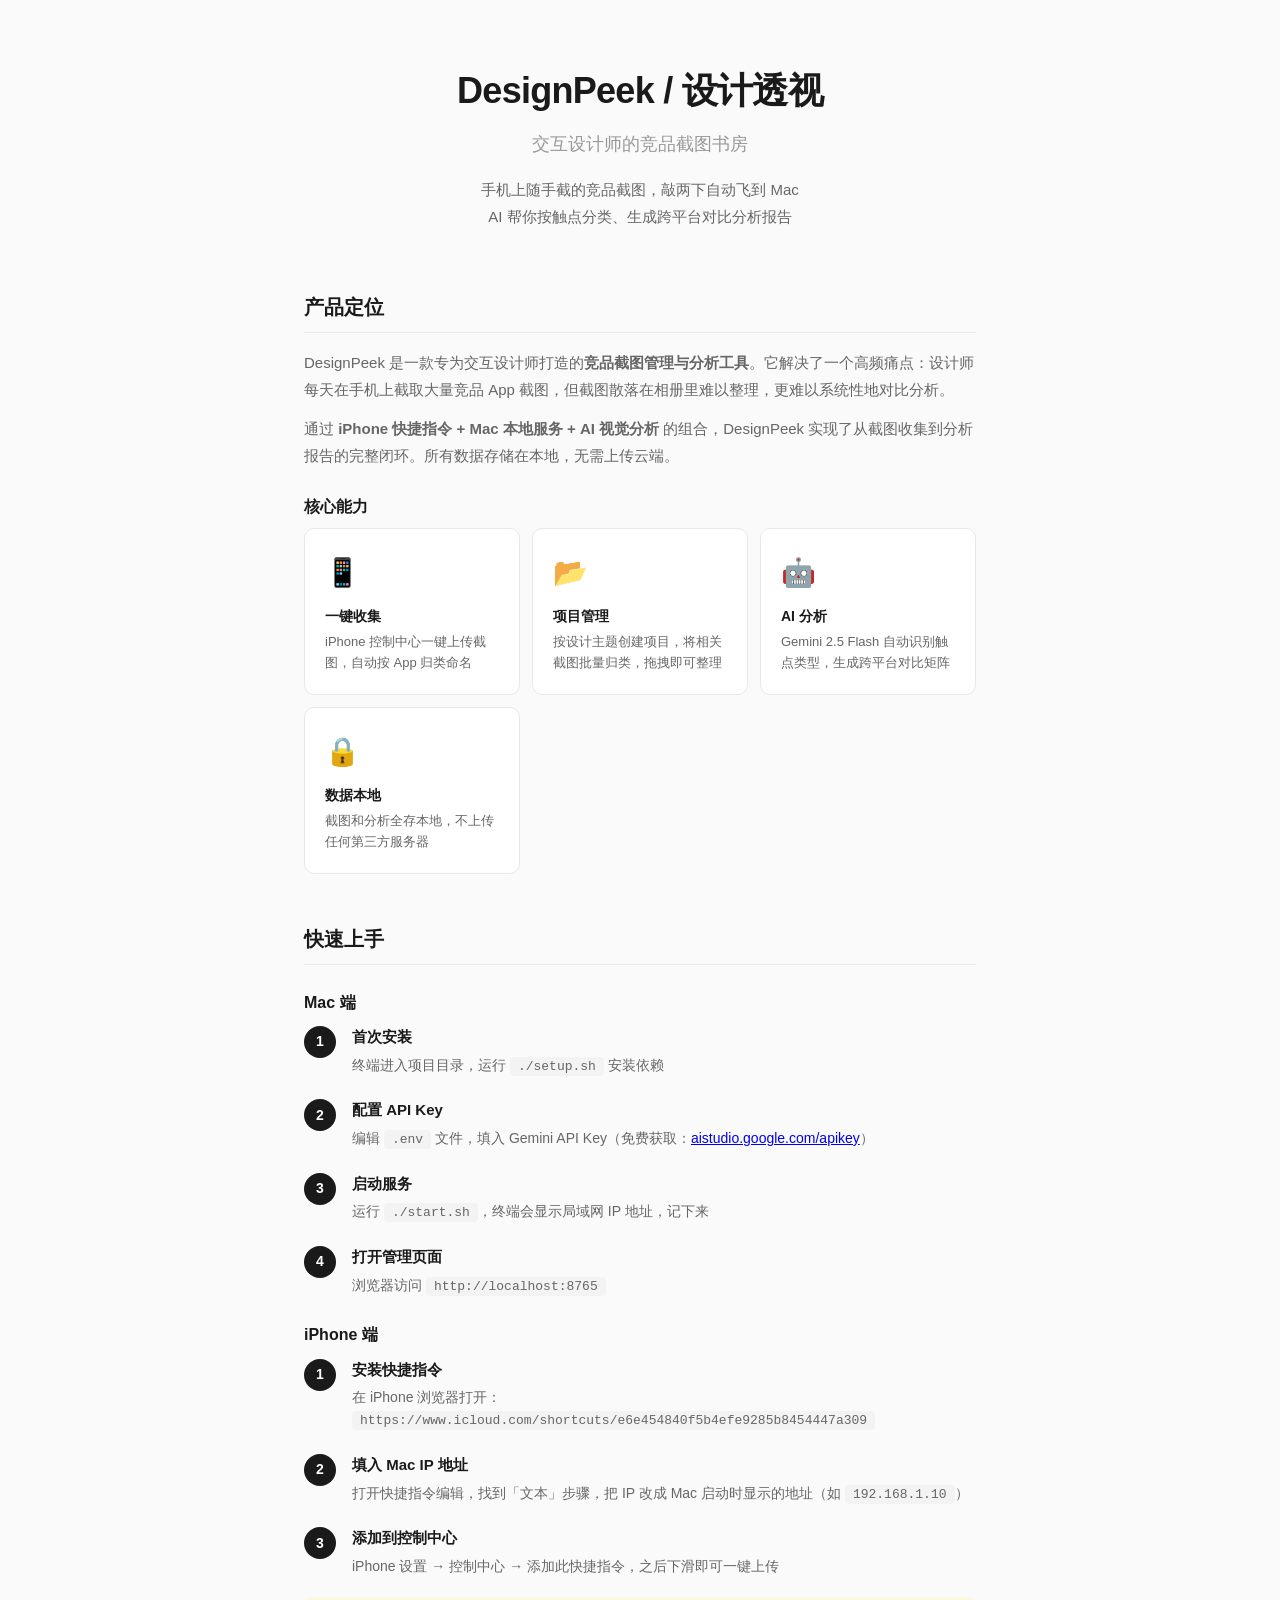
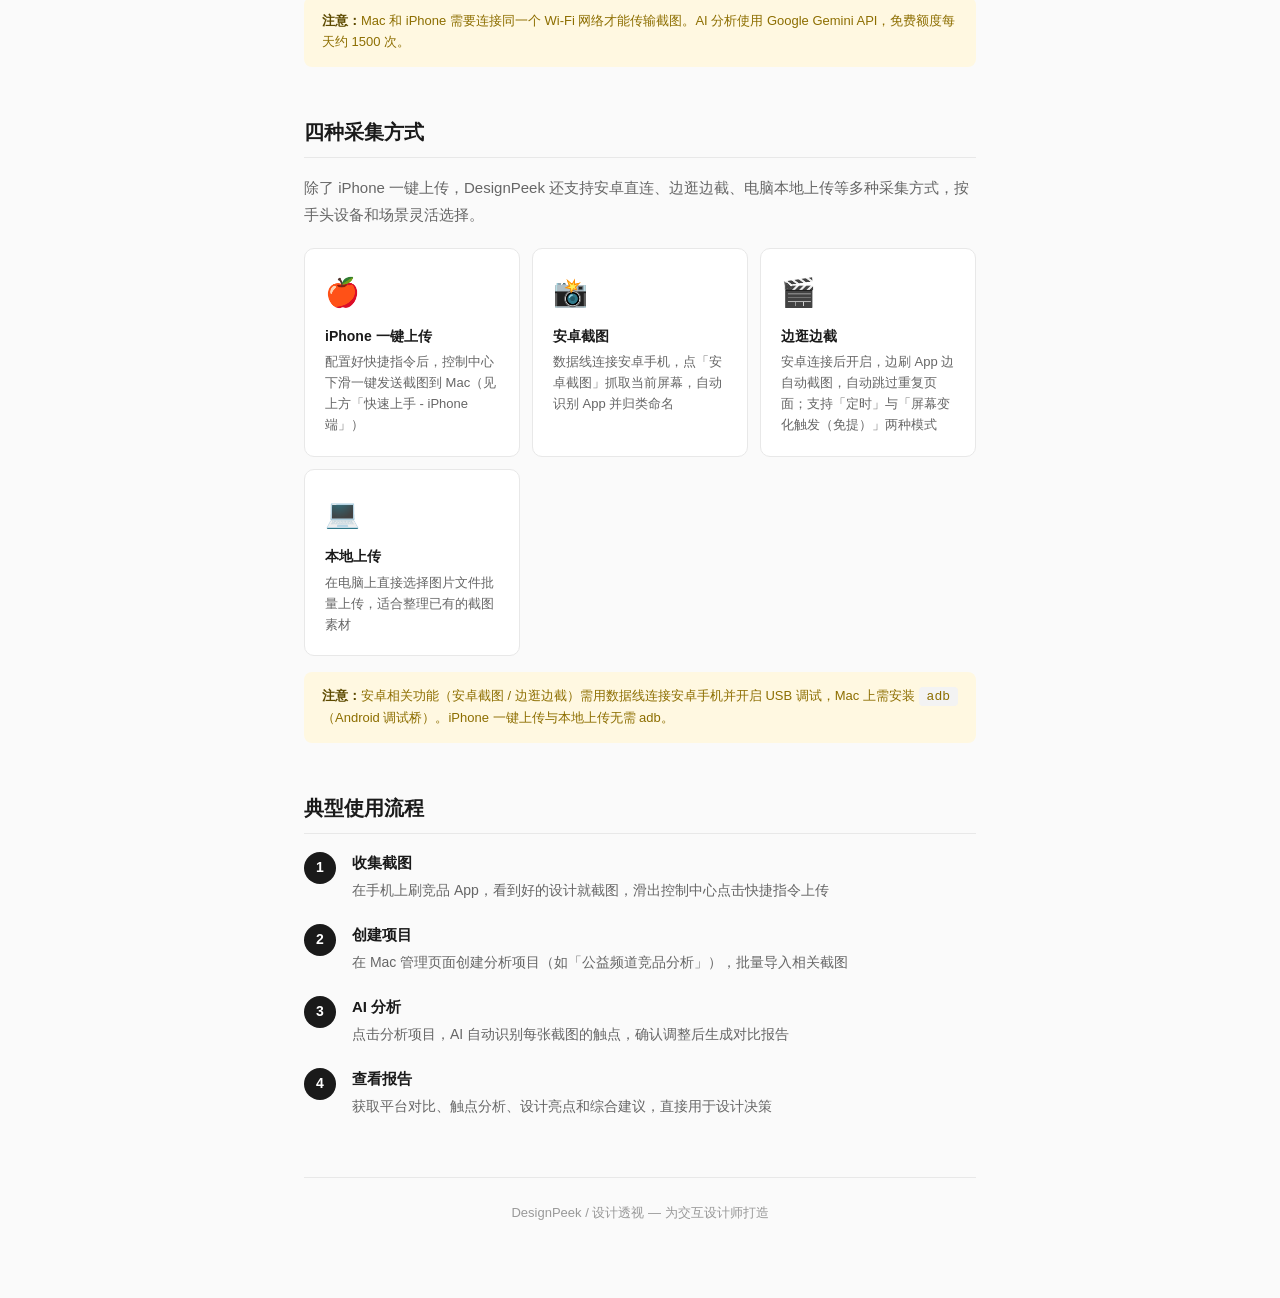
<file: designpeek_dist/designpeek_使用说明.html>
<!DOCTYPE html>
<html lang="zh-CN">
<head>
<meta charset="UTF-8">
<meta name="viewport" content="width=device-width, initial-scale=1.0">
<title>DesignPeek / 设计透视 — 使用指南</title>
<style>
  :root {
    --bg: #fafafa;
    --surface: #fff;
    --border: #e8e8e8;
    --text: #1a1a1a;
    --text-secondary: #666;
    --text-muted: #999;
    --accent: #1a1a1a;
  }
  * { margin: 0; padding: 0; box-sizing: border-box; }
  body {
    font-family: -apple-system, BlinkMacSystemFont, "SF Pro Text", "Helvetica Neue", sans-serif;
    background: var(--bg);
    color: var(--text);
    line-height: 1.7;
    font-size: 15px;
    -webkit-font-smoothing: antialiased;
  }
  .container { max-width: 720px; margin: 0 auto; padding: 60px 24px 80px; }

  .hero { text-align: center; margin-bottom: 60px; }
  .hero h1 { font-size: 36px; font-weight: 700; letter-spacing: -0.02em; margin-bottom: 8px; }
  .hero .sub { font-size: 18px; color: var(--text-muted); }
  .hero .tagline { font-size: 15px; color: var(--text-secondary); margin-top: 16px; line-height: 1.8; max-width: 520px; margin-left: auto; margin-right: auto; }

  .section { margin-bottom: 48px; }
  .section h2 { font-size: 20px; font-weight: 600; margin-bottom: 16px; padding-bottom: 8px; border-bottom: 1px solid var(--border); }
  .section h3 { font-size: 16px; font-weight: 600; margin: 24px 0 8px; }

  .feature-grid { display: grid; grid-template-columns: repeat(auto-fill, minmax(200px, 1fr)); gap: 12px; }
  .feature-card { background: var(--surface); border: 1px solid var(--border); border-radius: 10px; padding: 20px; }
  .feature-card .icon { font-size: 28px; margin-bottom: 8px; }
  .feature-card .title { font-size: 14px; font-weight: 600; margin-bottom: 4px; }
  .feature-card .desc { font-size: 13px; color: var(--text-secondary); line-height: 1.6; }

  .step { display: flex; gap: 16px; margin-bottom: 20px; align-items: flex-start; }
  .step-num { width: 32px; height: 32px; border-radius: 50%; background: var(--accent); color: #fff; font-size: 14px; font-weight: 600; display: flex; align-items: center; justify-content: center; flex-shrink: 0; margin-top: 2px; }
  .step-content { flex: 1; }
  .step-content .title { font-weight: 600; margin-bottom: 4px; }
  .step-content .desc { font-size: 14px; color: var(--text-secondary); line-height: 1.6; }

  code {
    background: #f3f3f3;
    padding: 2px 8px;
    border-radius: 4px;
    font-size: 13px;
    font-family: "SF Mono", Monaco, "Cascadia Code", monospace;
    white-space: nowrap;
  }

  .note {
    background: #fff8e1;
    border-radius: 8px;
    padding: 14px 18px;
    font-size: 13px;
    color: #8d6e00;
    line-height: 1.6;
    margin-top: 16px;
  }

  .note strong { color: #5d4a00; }

  .footer { text-align: center; color: var(--text-muted); font-size: 13px; margin-top: 60px; padding-top: 24px; border-top: 1px solid var(--border); }
</style>
</head>
<body>
<div class="container">

  <div class="hero">
    <h1>DesignPeek / 设计透视</h1>
    <div class="sub">交互设计师的竞品截图书房</div>
    <div class="tagline">
      手机上随手截的竞品截图，敲两下自动飞到 Mac<br>
      AI 帮你按触点分类、生成跨平台对比分析报告
    </div>
  </div>

  <!-- 产品定位 -->
  <div class="section">
    <h2>产品定位</h2>
    <p style="color:var(--text-secondary);line-height:1.8;">
      DesignPeek 是一款专为交互设计师打造的<strong>竞品截图管理与分析工具</strong>。它解决了一个高频痛点：设计师每天在手机上截取大量竞品 App 截图，但截图散落在相册里难以整理，更难以系统性地对比分析。
    </p>
    <p style="color:var(--text-secondary);line-height:1.8;margin-top:12px;">
      通过 <strong>iPhone 快捷指令 + Mac 本地服务 + AI 视觉分析</strong> 的组合，DesignPeek 实现了从截图收集到分析报告的完整闭环。所有数据存储在本地，无需上传云端。
    </p>

    <h3>核心能力</h3>
    <div class="feature-grid">
      <div class="feature-card">
        <div class="icon">📱</div>
        <div class="title">一键收集</div>
        <div class="desc">iPhone 控制中心一键上传截图，自动按 App 归类命名</div>
      </div>
      <div class="feature-card">
        <div class="icon">📂</div>
        <div class="title">项目管理</div>
        <div class="desc">按设计主题创建项目，将相关截图批量归类，拖拽即可整理</div>
      </div>
      <div class="feature-card">
        <div class="icon">🤖</div>
        <div class="title">AI 分析</div>
        <div class="desc">Gemini 2.5 Flash 自动识别触点类型，生成跨平台对比矩阵</div>
      </div>
      <div class="feature-card">
        <div class="icon">🔒</div>
        <div class="title">数据本地</div>
        <div class="desc">截图和分析全存本地，不上传任何第三方服务器</div>
      </div>
    </div>
  </div>

  <!-- 快速上手 -->
  <div class="section">
    <h2>快速上手</h2>

    <h3>Mac 端</h3>

    <div class="step">
      <div class="step-num">1</div>
      <div class="step-content">
        <div class="title">首次安装</div>
        <div class="desc">终端进入项目目录，运行 <code>./setup.sh</code> 安装依赖</div>
      </div>
    </div>

    <div class="step">
      <div class="step-num">2</div>
      <div class="step-content">
        <div class="title">配置 API Key</div>
        <div class="desc">编辑 <code>.env</code> 文件，填入 Gemini API Key（免费获取：<a href="https://aistudio.google.com/apikey" target="_blank">aistudio.google.com/apikey</a>）</div>
      </div>
    </div>

    <div class="step">
      <div class="step-num">3</div>
      <div class="step-content">
        <div class="title">启动服务</div>
        <div class="desc">运行 <code>./start.sh</code>，终端会显示局域网 IP 地址，记下来</div>
      </div>
    </div>

    <div class="step">
      <div class="step-num">4</div>
      <div class="step-content">
        <div class="title">打开管理页面</div>
        <div class="desc">浏览器访问 <code>http://localhost:8765</code></div>
      </div>
    </div>

    <h3>iPhone 端</h3>

    <div class="step">
      <div class="step-num">1</div>
      <div class="step-content">
        <div class="title">安装快捷指令</div>
        <div class="desc">在 iPhone 浏览器打开：<br><code>https://www.icloud.com/shortcuts/e6e454840f5b4efe9285b8454447a309</code></div>
      </div>
    </div>

    <div class="step">
      <div class="step-num">2</div>
      <div class="step-content">
        <div class="title">填入 Mac IP 地址</div>
        <div class="desc">打开快捷指令编辑，找到「文本」步骤，把 IP 改成 Mac 启动时显示的地址（如 <code>192.168.1.10</code>）</div>
      </div>
    </div>

    <div class="step">
      <div class="step-num">3</div>
      <div class="step-content">
        <div class="title">添加到控制中心</div>
        <div class="desc">iPhone 设置 → 控制中心 → 添加此快捷指令，之后下滑即可一键上传</div>
      </div>
    </div>

    <div class="note">
      <strong>注意：</strong>Mac 和 iPhone 需要连接同一个 Wi-Fi 网络才能传输截图。AI 分析使用 Google Gemini API，免费额度每天约 1500 次。
    </div>
  </div>

  <!-- 采集方式 -->
  <div class="section">
    <h2>四种采集方式</h2>
    <p style="color:var(--text-secondary);line-height:1.8;">
      除了 iPhone 一键上传，DesignPeek 还支持安卓直连、边逛边截、电脑本地上传等多种采集方式，按手头设备和场景灵活选择。
    </p>
    <div class="feature-grid" style="margin-top:20px;">
      <div class="feature-card">
        <div class="icon">🍎</div>
        <div class="title">iPhone 一键上传</div>
        <div class="desc">配置好快捷指令后，控制中心下滑一键发送截图到 Mac（见上方「快速上手 - iPhone 端」）</div>
      </div>
      <div class="feature-card">
        <div class="icon">📸</div>
        <div class="title">安卓截图</div>
        <div class="desc">数据线连接安卓手机，点「安卓截图」抓取当前屏幕，自动识别 App 并归类命名</div>
      </div>
      <div class="feature-card">
        <div class="icon">🎬</div>
        <div class="title">边逛边截</div>
        <div class="desc">安卓连接后开启，边刷 App 边自动截图，自动跳过重复页面；支持「定时」与「屏幕变化触发（免提）」两种模式</div>
      </div>
      <div class="feature-card">
        <div class="icon">💻</div>
        <div class="title">本地上传</div>
        <div class="desc">在电脑上直接选择图片文件批量上传，适合整理已有的截图素材</div>
      </div>
    </div>

    <div class="note">
      <strong>注意：</strong>安卓相关功能（安卓截图 / 边逛边截）需用数据线连接安卓手机并开启 USB 调试，Mac 上需安装 <code>adb</code>（Android 调试桥）。iPhone 一键上传与本地上传无需 adb。
    </div>
  </div>

  <!-- 使用场景 -->
  <div class="section">
    <h2>典型使用流程</h2>

    <div class="step">
      <div class="step-num">1</div>
      <div class="step-content">
        <div class="title">收集截图</div>
        <div class="desc">在手机上刷竞品 App，看到好的设计就截图，滑出控制中心点击快捷指令上传</div>
      </div>
    </div>

    <div class="step">
      <div class="step-num">2</div>
      <div class="step-content">
        <div class="title">创建项目</div>
        <div class="desc">在 Mac 管理页面创建分析项目（如「公益频道竞品分析」），批量导入相关截图</div>
      </div>
    </div>

    <div class="step">
      <div class="step-num">3</div>
      <div class="step-content">
        <div class="title">AI 分析</div>
        <div class="desc">点击分析项目，AI 自动识别每张截图的触点，确认调整后生成对比报告</div>
      </div>
    </div>

    <div class="step">
      <div class="step-num">4</div>
      <div class="step-content">
        <div class="title">查看报告</div>
        <div class="desc">获取平台对比、触点分析、设计亮点和综合建议，直接用于设计决策</div>
      </div>
    </div>
  </div>

  <div class="footer">
    DesignPeek / 设计透视 — 为交互设计师打造
  </div>

</div>
</body>
</html>
</file>
